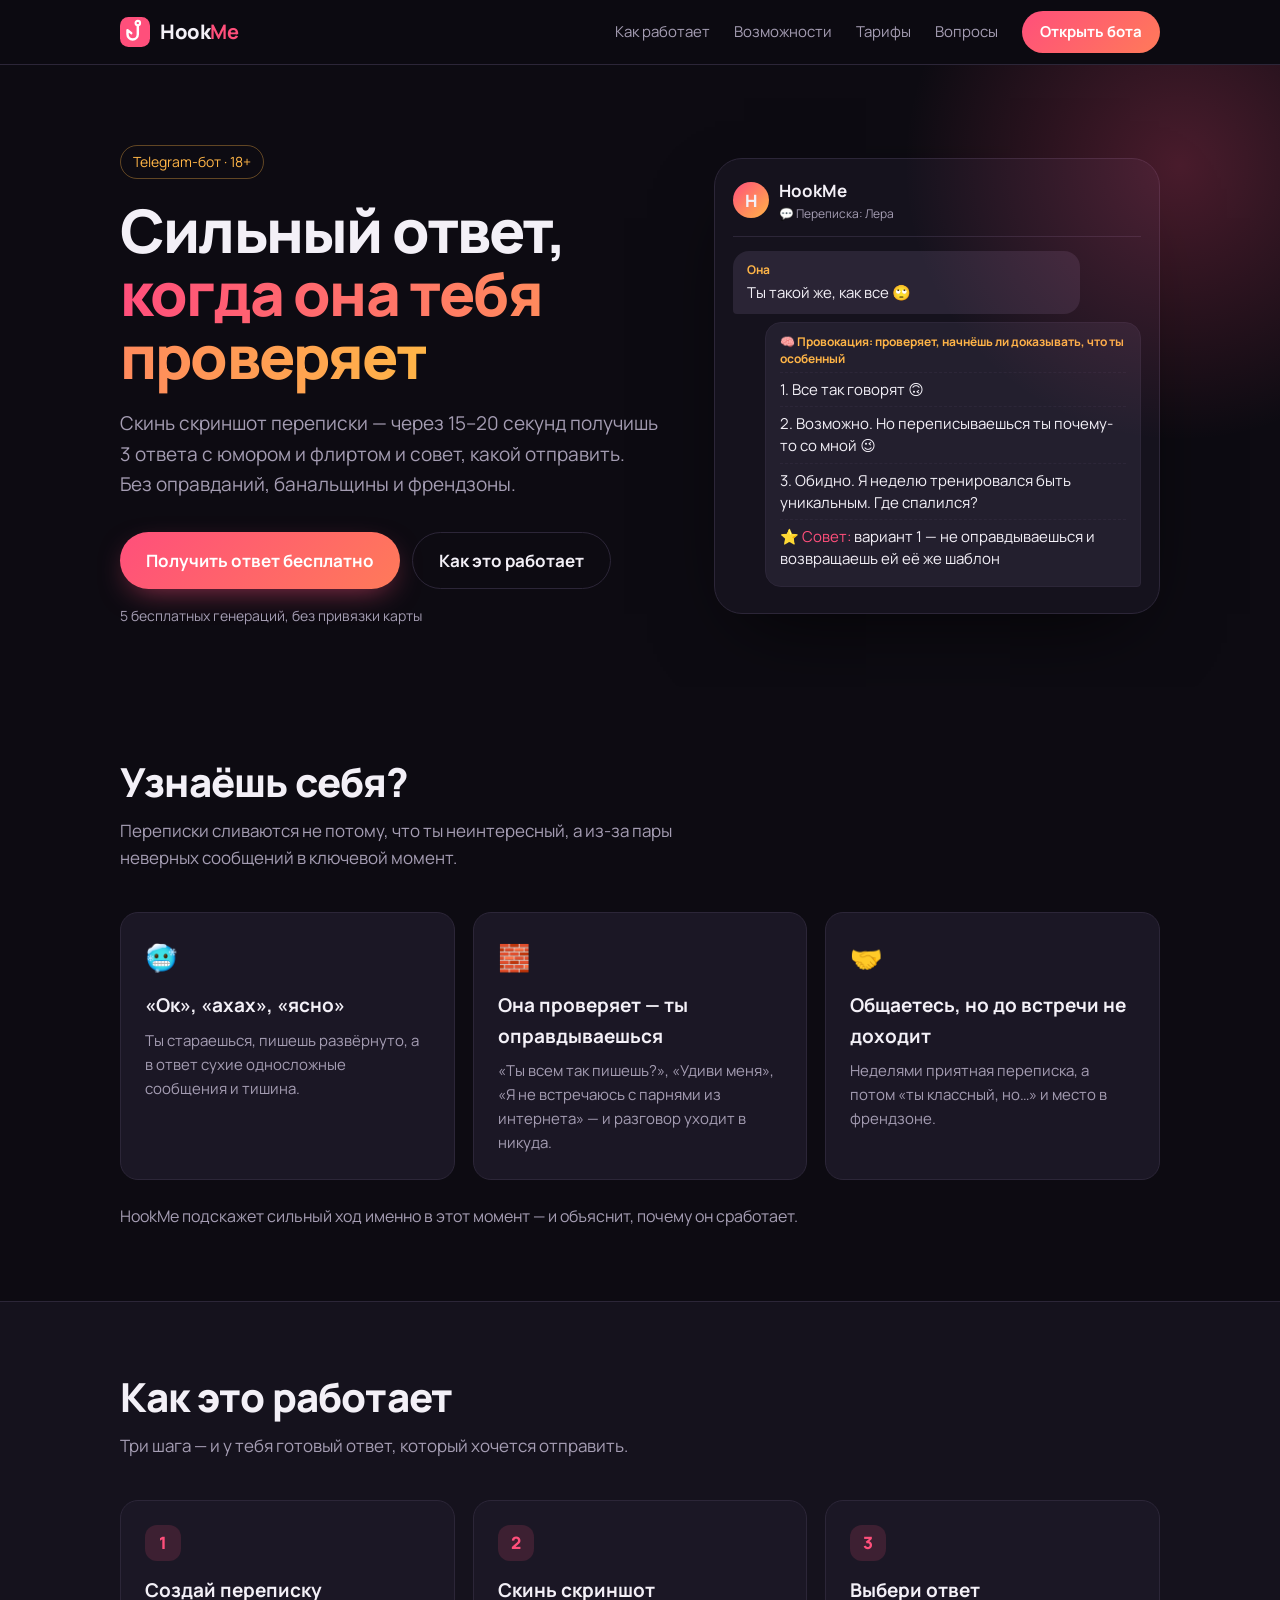
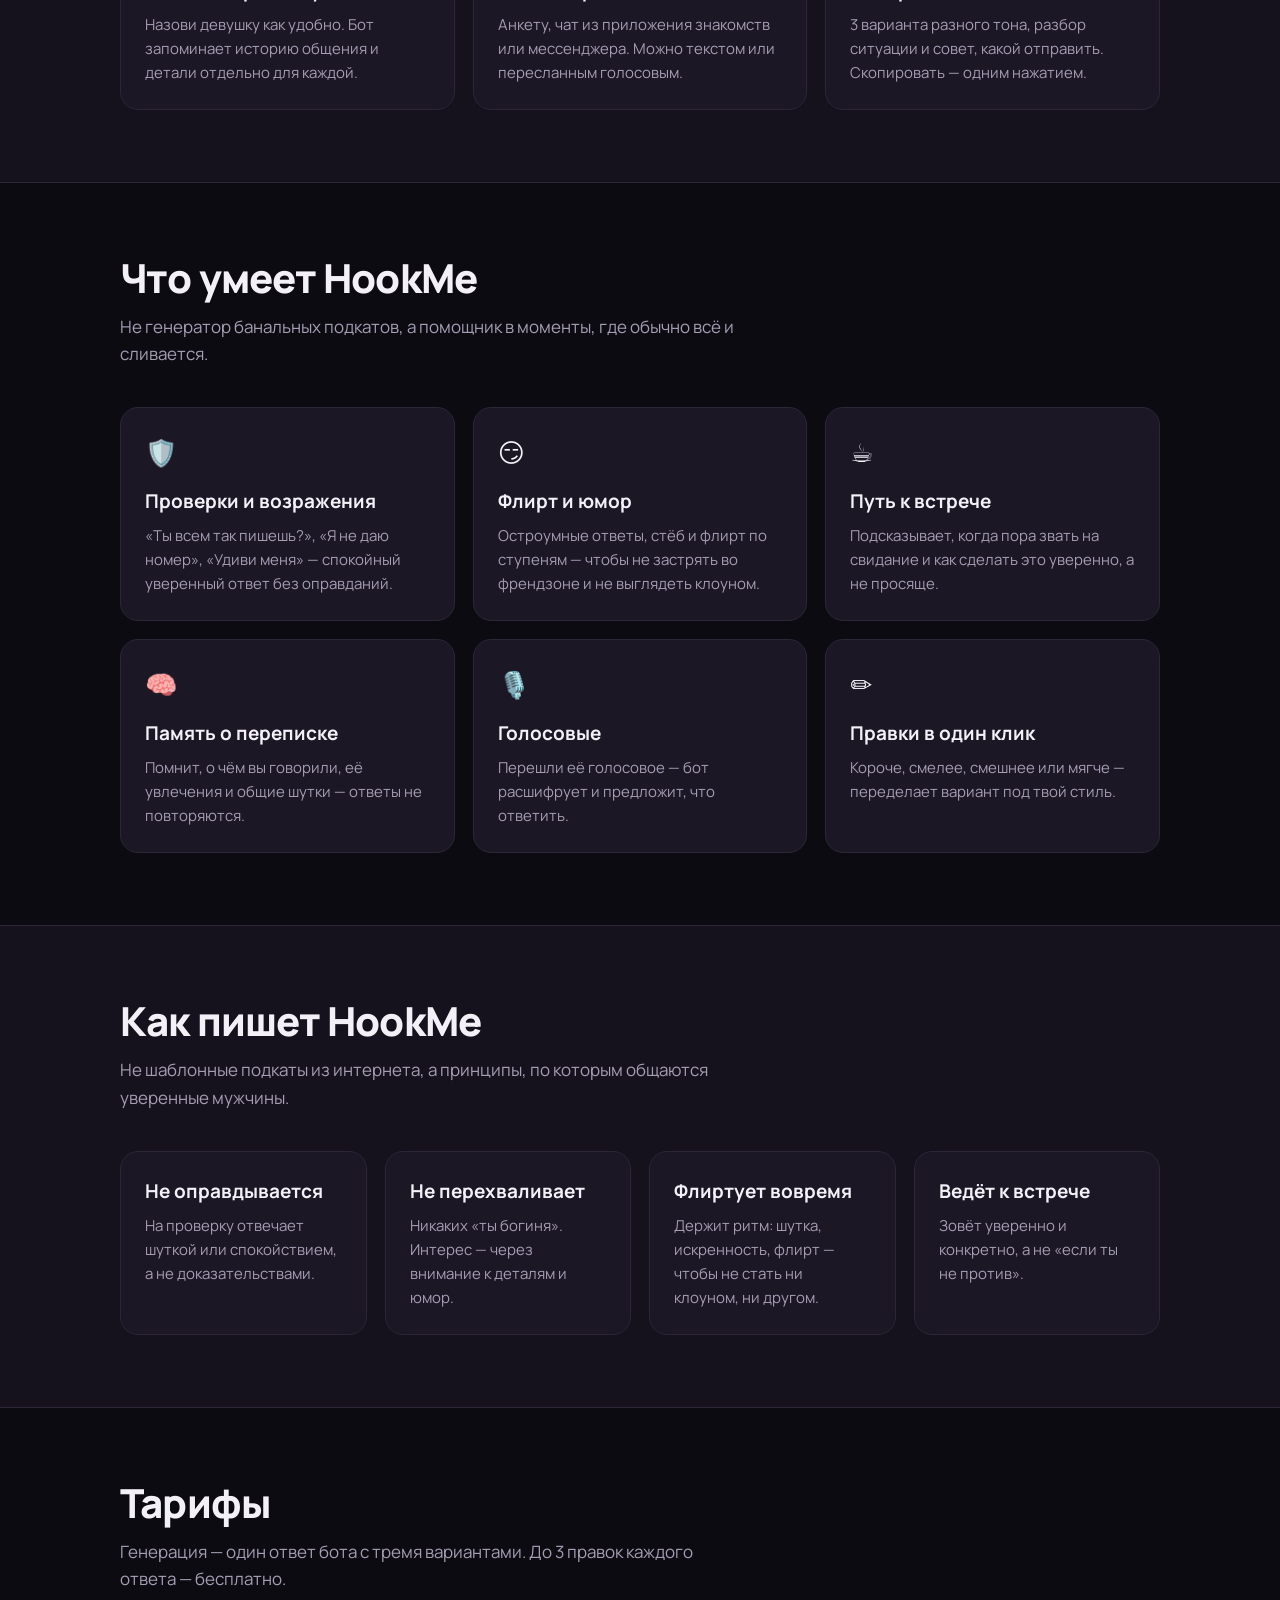
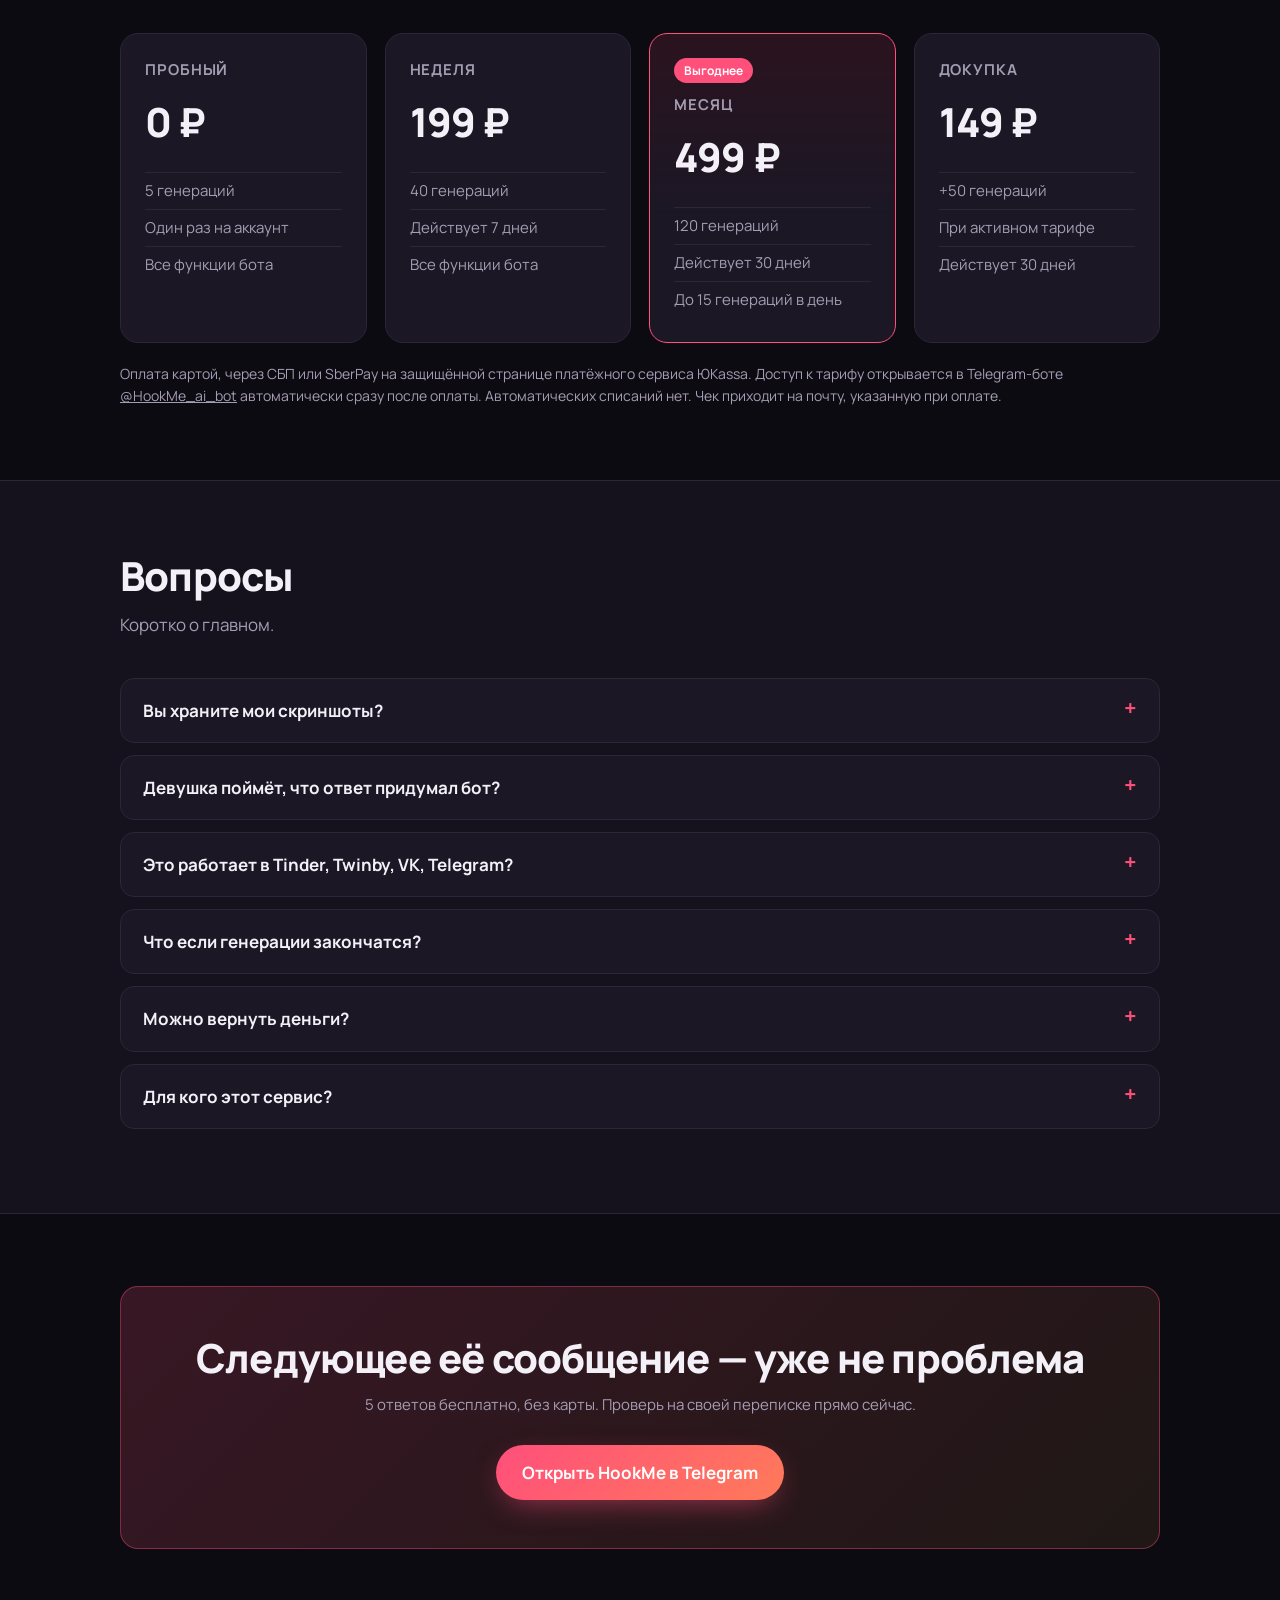
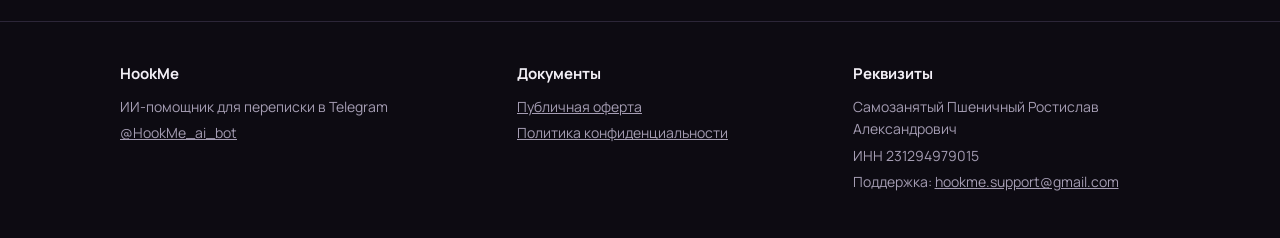
<file: index.html>
<!DOCTYPE html>
<html lang="ru">
<head>
<meta charset="utf-8">
<meta name="viewport" content="width=device-width, initial-scale=1">
<title>HookMe — сильные ответы девушке в переписке</title>
<meta name="description" content="HookMe — Telegram-бот, который подсказывает сильные ответы в переписке: проверки, возражения, флирт и юмор. Скинь скриншот — получи 3 варианта ответа.">
<link rel="preconnect" href="https://fonts.googleapis.com">
<link rel="preconnect" href="https://fonts.gstatic.com" crossorigin>
<link href="https://fonts.googleapis.com/css2?family=Manrope:wght@400;500;700;800&display=swap" rel="stylesheet">
<link rel="stylesheet" href="style.css">
<link rel="icon" href="data:image/svg+xml,%3Csvg%20xmlns%3D%22http%3A//www.w3.org/2000/svg%22%20viewBox%3D%220%200%2032%2032%22%3E%3Crect%20width%3D%2232%22%20height%3D%2232%22%20rx%3D%229%22%20fill%3D%22%23ff4f7b%22/%3E%3Ccircle%20cx%3D%2219%22%20cy%3D%226.5%22%20r%3D%222.4%22%20stroke%3D%22%23fff%22%20stroke-width%3D%222.2%22%20fill%3D%22none%22/%3E%3Cpath%20d%3D%22M19%209v9.5a5.5%205.5%200%200%201-11%200V14l4%203.2%22%20stroke%3D%22%23fff%22%20stroke-width%3D%222.6%22%20fill%3D%22none%22%20stroke-linecap%3D%22round%22%20stroke-linejoin%3D%22round%22/%3E%3C/svg%3E">
</head>
<body>

<header class="top">
  <div class="wrap">
    <a class="logo" href="index.html">
      <svg viewBox="0 0 32 32" aria-hidden="true"><rect width="32" height="32" rx="9" fill="#ff4f7b"/><circle cx="19" cy="6.5" r="2.4" stroke="#fff" stroke-width="2.2" fill="none"/><path d="M19 9v9.5a5.5 5.5 0 0 1-11 0V14l4 3.2" stroke="#fff" stroke-width="2.6" fill="none" stroke-linecap="round" stroke-linejoin="round"/></svg>
      <span>Hook<b>Me</b></span>
    </a>
    <nav class="nav">
      <a href="#how">Как работает</a>
      <a href="#features">Возможности</a>
      <a href="#pricing">Тарифы</a>
      <a href="#faq">Вопросы</a>
      <a class="btn small" href="https://t.me/HookMe_ai_bot">Открыть бота</a>
    </nav>
  </div>
</header>

<main>
  <section class="hero">
    <div class="wrap">
      <div>
        <span class="tag">Telegram-бот · 18+</span>
        <h1>Сильный ответ, <em>когда она тебя проверяет</em></h1>
        <p class="lead">Скинь скриншот переписки — через 15–20 секунд получишь 3 ответа с юмором и флиртом и совет, какой отправить. Без оправданий, банальщины и френдзоны.</p>
        <div class="actions">
          <a class="btn" href="https://t.me/HookMe_ai_bot">Получить ответ бесплатно</a>
          <a class="btn ghost" href="#how">Как это работает</a>
        </div>
        <p class="note">5 бесплатных генераций, без привязки карты</p>
      </div>

      <div class="phone" aria-label="Пример работы бота">
        <div class="head">
          <div class="ava">H</div>
          <div><strong>HookMe</strong><small>💬 Переписка: Лера</small></div>
        </div>
        <div class="msg her"><span class="label">Она</span>Ты такой же, как все 🙄</div>
        <div class="msg bot">
          <span class="label">🧠 Провокация: проверяет, начнёшь ли доказывать, что ты особенный</span>
          <span class="opt">1. Все так говорят 🙃</span>
          <span class="opt">2. Возможно. Но переписываешься ты почему-то со мной 😉</span>
          <span class="opt">3. Обидно. Я неделю тренировался быть уникальным. Где спалился?</span>
          <span class="opt"><span class="star">⭐ Совет:</span> вариант 1 — не оправдываешься и возвращаешь ей её же шаблон</span>
        </div>
      </div>
    </div>
  </section>

  <section id="pain">
    <div class="wrap">
      <h2 class="section-title">Узнаёшь себя?</h2>
      <p class="section-lead">Переписки сливаются не потому, что ты неинтересный, а из-за пары неверных сообщений в ключевой момент.</p>
      <div class="grid c3">
        <div class="card"><div class="icon">🥶</div><h3>«Ок», «ахах», «ясно»</h3><p>Ты стараешься, пишешь развёрнуто, а в ответ сухие односложные сообщения и тишина.</p></div>
        <div class="card"><div class="icon">🧱</div><h3>Она проверяет — ты оправдываешься</h3><p>«Ты всем так пишешь?», «Удиви меня», «Я не встречаюсь с парнями из интернета» — и разговор уходит в никуда.</p></div>
        <div class="card"><div class="icon">🤝</div><h3>Общаетесь, но до встречи не доходит</h3><p>Неделями приятная переписка, а потом «ты классный, но…» и место в френдзоне.</p></div>
      </div>
      <p class="note" style="margin-top:24px;font-size:16px">HookMe подскажет сильный ход именно в этот момент — и объяснит, почему он сработает.</p>
    </div>
  </section>

  <section id="how" class="alt">
    <div class="wrap">
      <h2 class="section-title">Как это работает</h2>
      <p class="section-lead">Три шага — и у тебя готовый ответ, который хочется отправить.</p>
      <div class="grid c3">
        <div class="card"><div class="num">1</div><h3>Создай переписку</h3><p>Назови девушку как удобно. Бот запоминает историю общения и детали отдельно для каждой.</p></div>
        <div class="card"><div class="num">2</div><h3>Скинь скриншот</h3><p>Анкету, чат из приложения знакомств или мессенджера. Можно текстом или пересланным голосовым.</p></div>
        <div class="card"><div class="num">3</div><h3>Выбери ответ</h3><p>3 варианта разного тона, разбор ситуации и совет, какой отправить. Скопировать — одним нажатием.</p></div>
      </div>
    </div>
  </section>

  <section id="features">
    <div class="wrap">
      <h2 class="section-title">Что умеет HookMe</h2>
      <p class="section-lead">Не генератор банальных подкатов, а помощник в моменты, где обычно всё и сливается.</p>
      <div class="grid c3">
        <div class="card"><div class="icon">🛡️</div><h3>Проверки и возражения</h3><p>«Ты всем так пишешь?», «Я не даю номер», «Удиви меня» — спокойный уверенный ответ без оправданий.</p></div>
        <div class="card"><div class="icon">😏</div><h3>Флирт и юмор</h3><p>Остроумные ответы, стёб и флирт по ступеням — чтобы не застрять во френдзоне и не выглядеть клоуном.</p></div>
        <div class="card"><div class="icon">☕</div><h3>Путь к встрече</h3><p>Подсказывает, когда пора звать на свидание и как сделать это уверенно, а не просяще.</p></div>
        <div class="card"><div class="icon">🧠</div><h3>Память о переписке</h3><p>Помнит, о чём вы говорили, её увлечения и общие шутки — ответы не повторяются.</p></div>
        <div class="card"><div class="icon">🎙️</div><h3>Голосовые</h3><p>Перешли её голосовое — бот расшифрует и предложит, что ответить.</p></div>
        <div class="card"><div class="icon">✏️</div><h3>Правки в один клик</h3><p>Короче, смелее, смешнее или мягче — переделает вариант под твой стиль.</p></div>
      </div>
    </div>
  </section>

  <section id="style" class="alt">
    <div class="wrap">
      <h2 class="section-title">Как пишет HookMe</h2>
      <p class="section-lead">Не шаблонные подкаты из интернета, а принципы, по которым общаются уверенные мужчины.</p>
      <div class="grid c4">
        <div class="card"><h3>Не оправдывается</h3><p>На проверку отвечает шуткой или спокойствием, а не доказательствами.</p></div>
        <div class="card"><h3>Не перехваливает</h3><p>Никаких «ты богиня». Интерес — через внимание к деталям и юмор.</p></div>
        <div class="card"><h3>Флиртует вовремя</h3><p>Держит ритм: шутка, искренность, флирт — чтобы не стать ни клоуном, ни другом.</p></div>
        <div class="card"><h3>Ведёт к встрече</h3><p>Зовёт уверенно и конкретно, а не «если ты не против».</p></div>
      </div>
    </div>
  </section>

  <section id="pricing">
    <div class="wrap">
      <h2 class="section-title">Тарифы</h2>
      <p class="section-lead">Генерация — один ответ бота с тремя вариантами. До 3 правок каждого ответа — бесплатно.</p>
      <div class="grid c4">
        <div class="card price">
          <div class="name">Пробный</div>
          <div class="amount">0 ₽</div>
          <ul><li>5 генераций</li><li>Один раз на аккаунт</li><li>Все функции бота</li></ul>
        </div>
        <div class="card price">
          <div class="name">Неделя</div>
          <div class="amount">199 ₽</div>
          <ul><li>40 генераций</li><li>Действует 7 дней</li><li>Все функции бота</li></ul>
        </div>
        <div class="card price hot">
          <span class="badge">Выгоднее</span>
          <div class="name">Месяц</div>
          <div class="amount">499 ₽</div>
          <ul><li>120 генераций</li><li>Действует 30 дней</li><li>До 15 генераций в день</li></ul>
        </div>
        <div class="card price">
          <div class="name">Докупка</div>
          <div class="amount">149 ₽</div>
          <ul><li>+50 генераций</li><li>При активном тарифе</li><li>Действует 30 дней</li></ul>
        </div>
      </div>
      <p class="note" style="margin-top:20px">Оплата картой, через СБП или SberPay на защищённой странице платёжного сервиса ЮKassa. Доступ к тарифу открывается в Telegram-боте <a href="https://t.me/HookMe_ai_bot">@HookMe_ai_bot</a> автоматически сразу после оплаты. Автоматических списаний нет. Чек приходит на почту, указанную при оплате.</p>
    </div>
  </section>

  <section id="faq" class="alt">
    <div class="wrap">
      <h2 class="section-title">Вопросы</h2>
      <p class="section-lead">Коротко о главном.</p>
      <details><summary>Вы храните мои скриншоты?</summary><p>Нет. Скриншоты и голосовые обрабатываются и сразу удаляются. Для памяти о переписке сохраняется только текст сообщений и короткие заметки о собеседнице. Любую переписку можно удалить в боте, а все свои данные — командой /delete_me.</p></details>
      <details><summary>Девушка поймёт, что ответ придумал бот?</summary><p>Ответы пишутся как живые сообщения в мессенджере: коротко, с разговорными словами и без шаблонов. Ты всегда можешь отредактировать вариант перед отправкой.</p></details>
      <details><summary>Это работает в Tinder, Twinby, VK, Telegram?</summary><p>Да. Боту не важно, откуда скриншот: приложение знакомств, соцсеть или мессенджер.</p></details>
      <details><summary>Что если генерации закончатся?</summary><p>Можно купить тариф или докупить пакет из 50 генераций. На месячном тарифе действует лимит 15 генераций в сутки, он обновляется каждый день.</p></details>
      <details><summary>Можно вернуть деньги?</summary><p>Да, по условиям <a href="offer.html#refund">оферты</a>: напиши на почту поддержки, и мы вернём деньги за неиспользованную часть тарифа.</p></details>
      <details><summary>Для кого этот сервис?</summary><p>Только для пользователей старше 18 лет. Бот помогает общаться уверенно и с уважением, а не манипулировать.</p></details>
    </div>
  </section>

  <section class="cta">
    <div class="wrap">
      <div class="card">
        <h2 class="section-title">Следующее её сообщение — уже не проблема</h2>
        <p class="section-lead" style="margin:0 auto 28px">5 ответов бесплатно, без карты. Проверь на своей переписке прямо сейчас.</p>
        <a class="btn" href="https://t.me/HookMe_ai_bot">Открыть HookMe в Telegram</a>
      </div>
    </div>
  </section>
</main>

<footer>
  <div class="wrap">
    <div>
      <h4>HookMe</h4>
      <p>ИИ-помощник для переписки в Telegram</p>
      <p><a href="https://t.me/HookMe_ai_bot">@HookMe_ai_bot</a></p>
    </div>
    <div>
      <h4>Документы</h4>
      <p><a href="offer.html">Публичная оферта</a></p>
      <p><a href="privacy.html">Политика конфиденциальности</a></p>
    </div>
    <div>
      <h4>Реквизиты</h4>
      <p>Самозанятый Пшеничный Ростислав Александрович</p>
      <p>ИНН 231294979015</p>
      <p>Поддержка: <a href="mailto:hookme.support@gmail.com">hookme.support@gmail.com</a></p>
    </div>
  </div>
</footer>
</body>
</html>
</file>
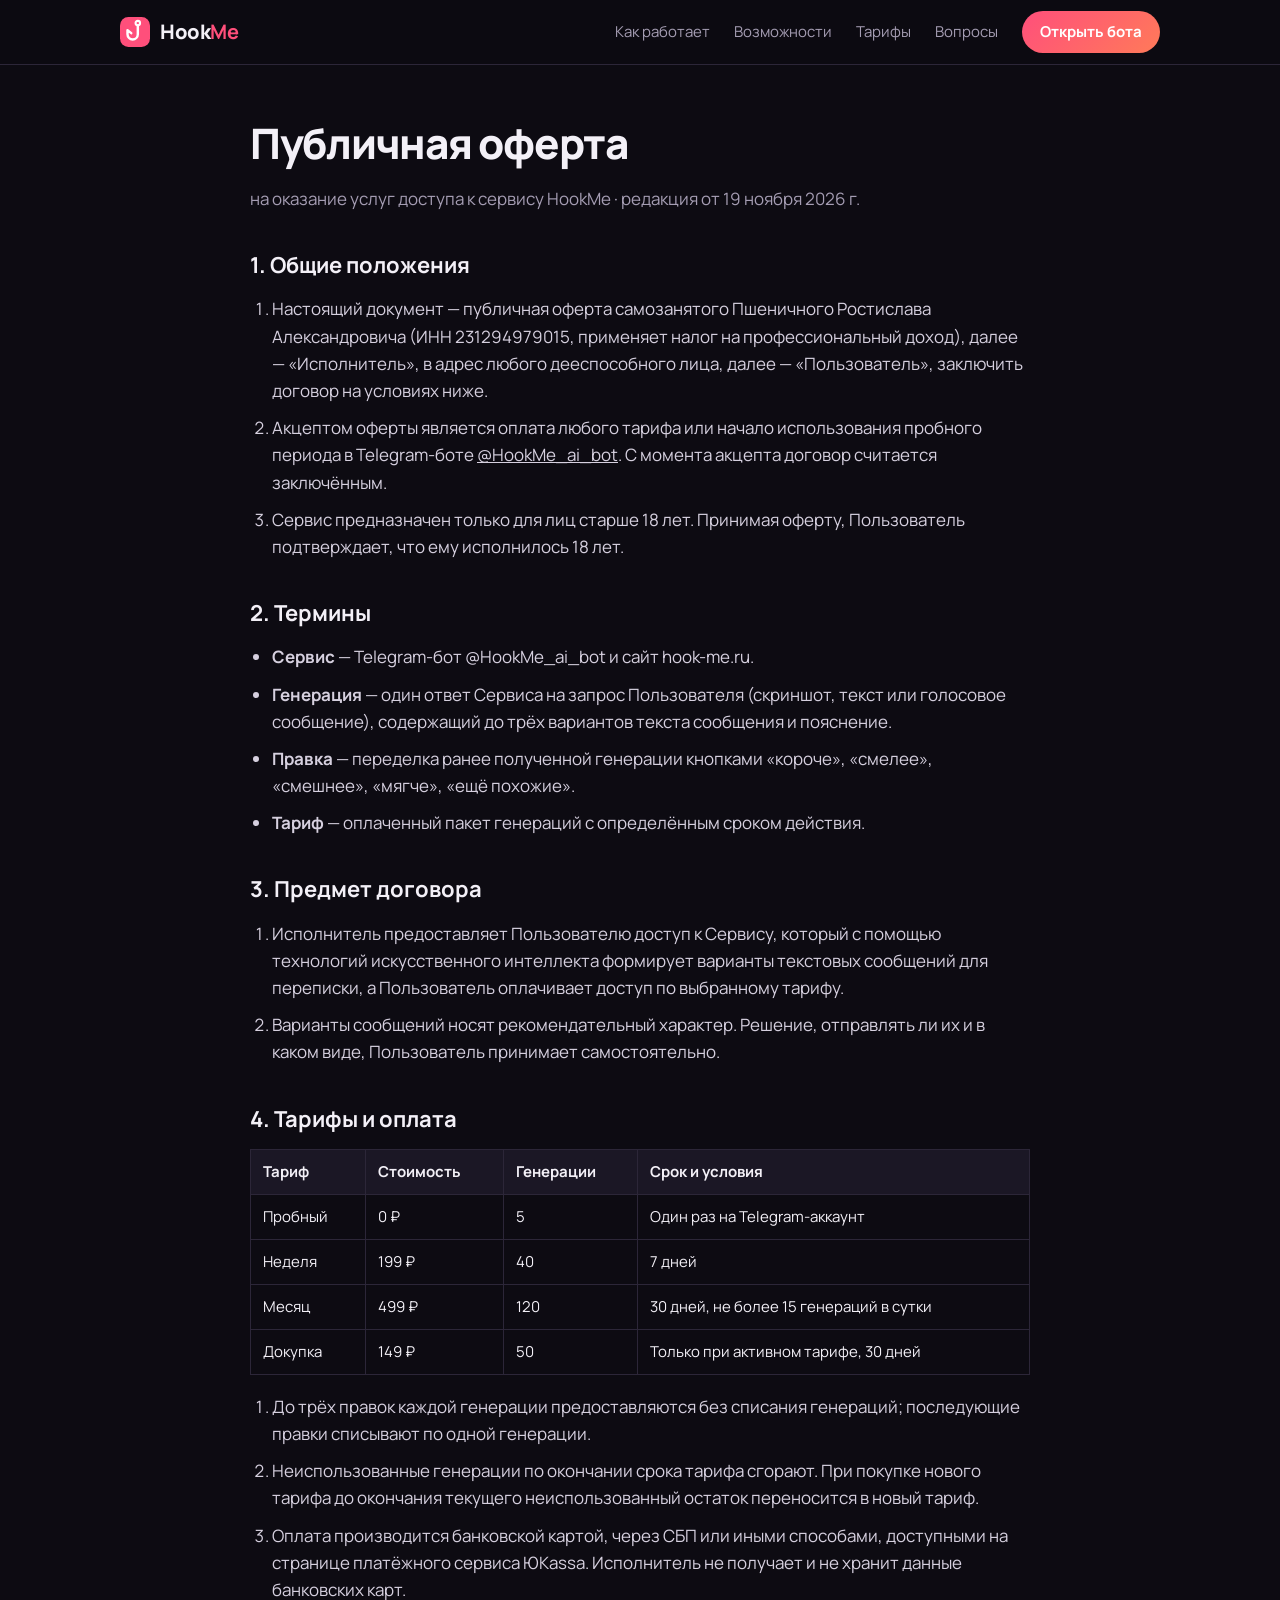
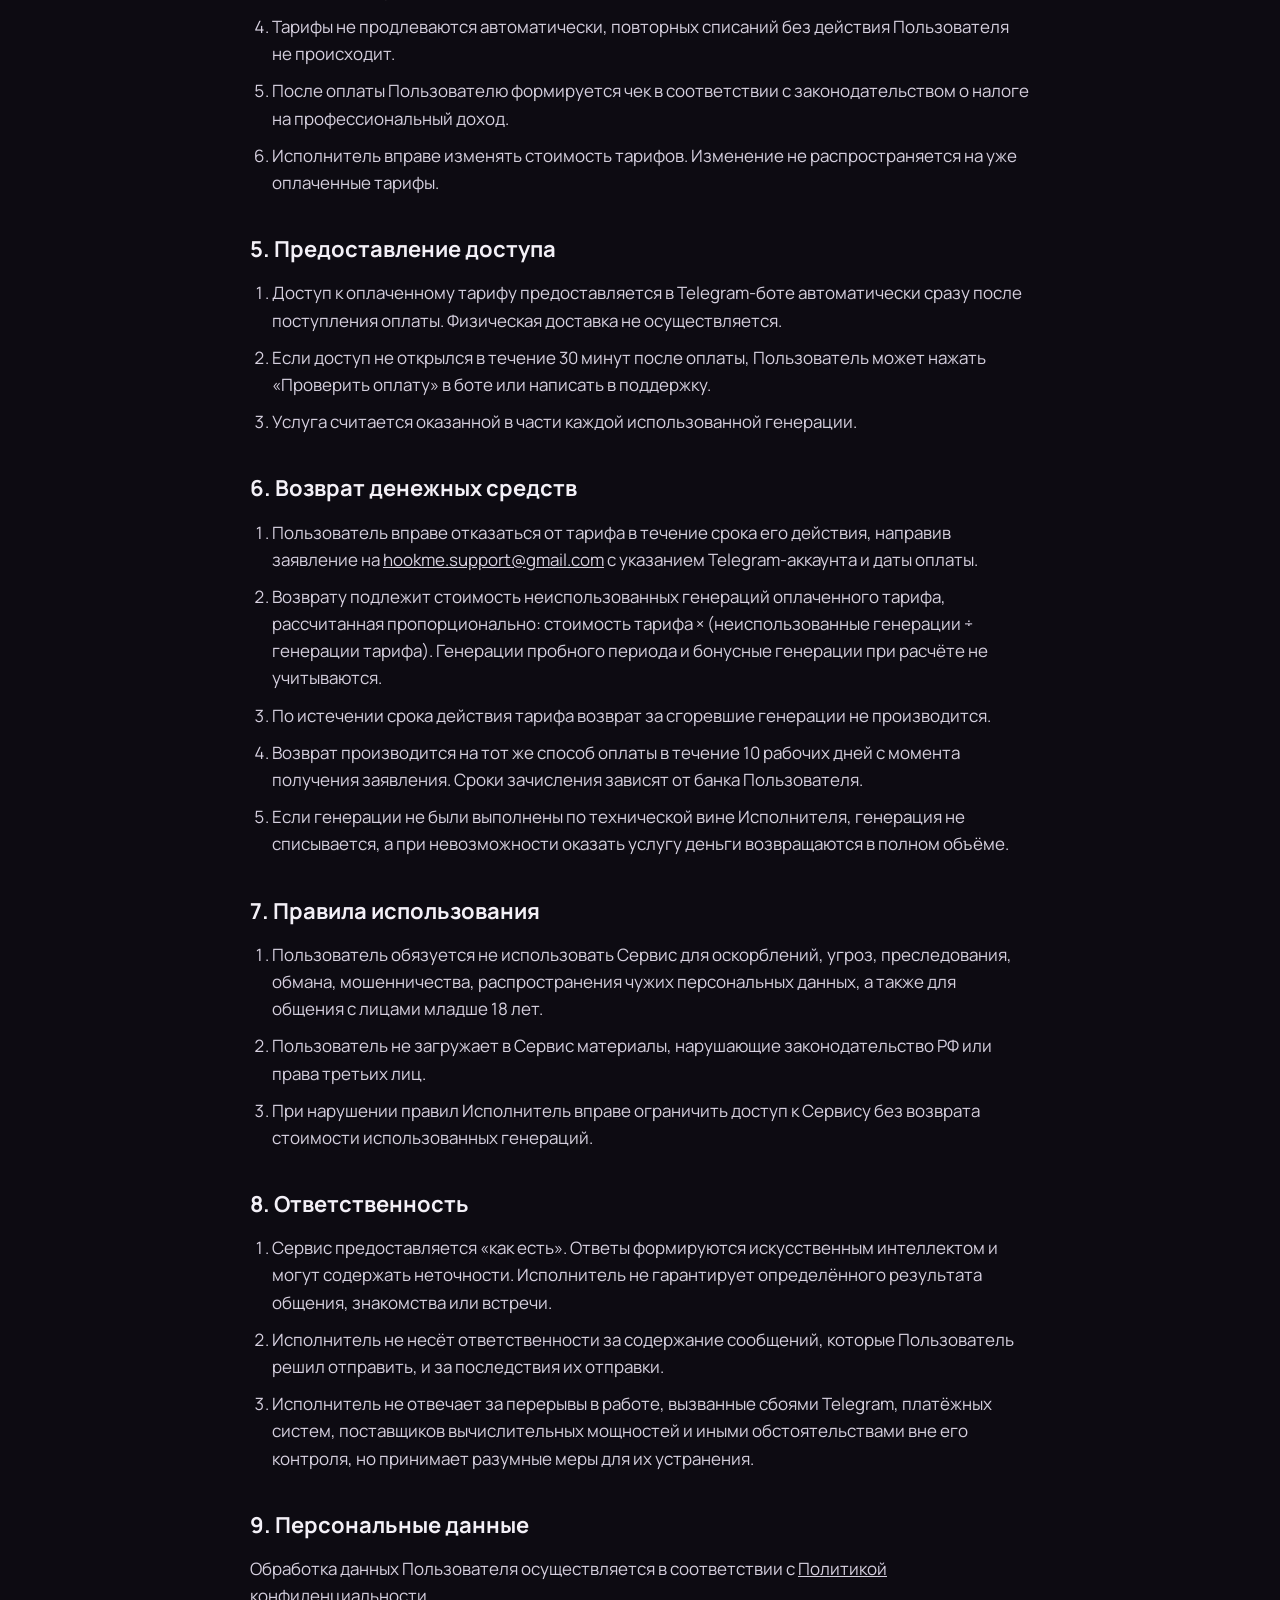
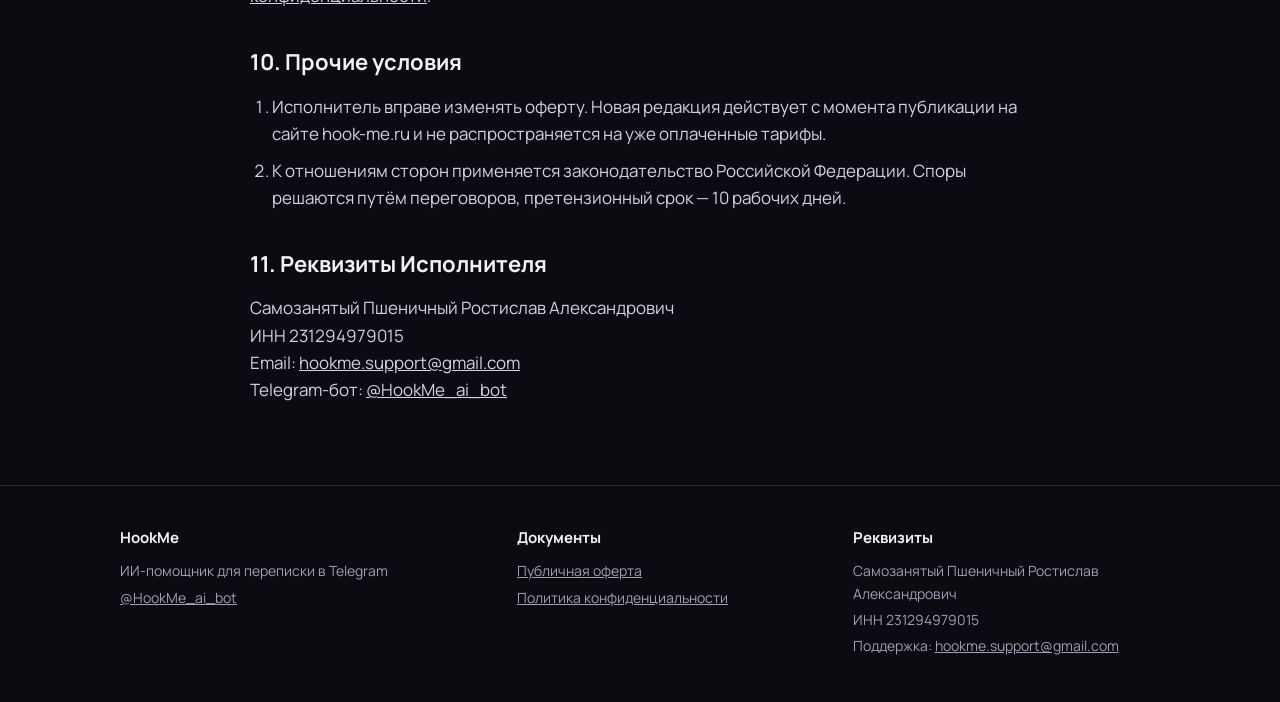
<file: offer.html>
<!DOCTYPE html>
<html lang="ru">
<head>
<meta charset="utf-8">
<meta name="viewport" content="width=device-width, initial-scale=1">
<title>Публичная оферта — HookMe</title>
<meta name="description" content="Публичная оферта на оказание услуг доступа к сервису HookMe.">
<link rel="preconnect" href="https://fonts.googleapis.com">
<link rel="preconnect" href="https://fonts.gstatic.com" crossorigin>
<link href="https://fonts.googleapis.com/css2?family=Manrope:wght@400;500;700;800&display=swap" rel="stylesheet">
<link rel="stylesheet" href="style.css">
<link rel="icon" href="data:image/svg+xml,%3Csvg%20xmlns%3D%22http%3A//www.w3.org/2000/svg%22%20viewBox%3D%220%200%2032%2032%22%3E%3Crect%20width%3D%2232%22%20height%3D%2232%22%20rx%3D%229%22%20fill%3D%22%23ff4f7b%22/%3E%3Ccircle%20cx%3D%2219%22%20cy%3D%226.5%22%20r%3D%222.4%22%20stroke%3D%22%23fff%22%20stroke-width%3D%222.2%22%20fill%3D%22none%22/%3E%3Cpath%20d%3D%22M19%209v9.5a5.5%205.5%200%200%201-11%200V14l4%203.2%22%20stroke%3D%22%23fff%22%20stroke-width%3D%222.6%22%20fill%3D%22none%22%20stroke-linecap%3D%22round%22%20stroke-linejoin%3D%22round%22/%3E%3C/svg%3E">
</head>
<body>

<header class="top">
  <div class="wrap">
    <a class="logo" href="index.html">
      <svg viewBox="0 0 32 32" aria-hidden="true"><rect width="32" height="32" rx="9" fill="#ff4f7b"/><circle cx="19" cy="6.5" r="2.4" stroke="#fff" stroke-width="2.2" fill="none"/><path d="M19 9v9.5a5.5 5.5 0 0 1-11 0V14l4 3.2" stroke="#fff" stroke-width="2.6" fill="none" stroke-linecap="round" stroke-linejoin="round"/></svg>
      <span>Hook<b>Me</b></span>
    </a>
    <nav class="nav">
      <a href="index.html#how">Как работает</a>
      <a href="index.html#features">Возможности</a>
      <a href="index.html#pricing">Тарифы</a>
      <a href="index.html#faq">Вопросы</a>
      <a class="btn small" href="https://t.me/HookMe_ai_bot">Открыть бота</a>
    </nav>
  </div>
</header>

<main class="doc"><div class="wrap">
<h1>Публичная оферта</h1>
<p class="meta">на оказание услуг доступа к сервису HookMe · редакция от 19 ноября 2026 г.</p>

<h2>1. Общие положения</h2>
<ol>
<li>Настоящий документ — публичная оферта самозанятого Пшеничного Ростислава Александровича (ИНН 231294979015, применяет налог на профессиональный доход), далее — «Исполнитель», в адрес любого дееспособного лица, далее — «Пользователь», заключить договор на условиях ниже.</li>
<li>Акцептом оферты является оплата любого тарифа или начало использования пробного периода в Telegram-боте <a href="https://t.me/HookMe_ai_bot">@HookMe_ai_bot</a>. С момента акцепта договор считается заключённым.</li>
<li>Сервис предназначен только для лиц старше 18 лет. Принимая оферту, Пользователь подтверждает, что ему исполнилось 18 лет.</li>
</ol>

<h2>2. Термины</h2>
<ul>
<li><b>Сервис</b> — Telegram-бот @HookMe_ai_bot и сайт hook-me.ru.</li>
<li><b>Генерация</b> — один ответ Сервиса на запрос Пользователя (скриншот, текст или голосовое сообщение), содержащий до трёх вариантов текста сообщения и пояснение.</li>
<li><b>Правка</b> — переделка ранее полученной генерации кнопками «короче», «смелее», «смешнее», «мягче», «ещё похожие».</li>
<li><b>Тариф</b> — оплаченный пакет генераций с определённым сроком действия.</li>
</ul>

<h2>3. Предмет договора</h2>
<ol>
<li>Исполнитель предоставляет Пользователю доступ к Сервису, который с помощью технологий искусственного интеллекта формирует варианты текстовых сообщений для переписки, а Пользователь оплачивает доступ по выбранному тарифу.</li>
<li>Варианты сообщений носят рекомендательный характер. Решение, отправлять ли их и в каком виде, Пользователь принимает самостоятельно.</li>
</ol>

<h2>4. Тарифы и оплата</h2>
<table>
<tr><th>Тариф</th><th>Стоимость</th><th>Генерации</th><th>Срок и условия</th></tr>
<tr><td>Пробный</td><td>0 ₽</td><td>5</td><td>Один раз на Telegram-аккаунт</td></tr>
<tr><td>Неделя</td><td>199 ₽</td><td>40</td><td>7 дней</td></tr>
<tr><td>Месяц</td><td>499 ₽</td><td>120</td><td>30 дней, не более 15 генераций в сутки</td></tr>
<tr><td>Докупка</td><td>149 ₽</td><td>50</td><td>Только при активном тарифе, 30 дней</td></tr>
</table>
<ol>
<li>До трёх правок каждой генерации предоставляются без списания генераций; последующие правки списывают по одной генерации.</li>
<li>Неиспользованные генерации по окончании срока тарифа сгорают. При покупке нового тарифа до окончания текущего неиспользованный остаток переносится в новый тариф.</li>
<li>Оплата производится банковской картой, через СБП или иными способами, доступными на странице платёжного сервиса ЮKassa. Исполнитель не получает и не хранит данные банковских карт.</li>
<li>Тарифы не продлеваются автоматически, повторных списаний без действия Пользователя не происходит.</li>
<li>После оплаты Пользователю формируется чек в соответствии с законодательством о налоге на профессиональный доход.</li>
<li>Исполнитель вправе изменять стоимость тарифов. Изменение не распространяется на уже оплаченные тарифы.</li>
</ol>

<h2>5. Предоставление доступа</h2>
<ol>
<li>Доступ к оплаченному тарифу предоставляется в Telegram-боте автоматически сразу после поступления оплаты. Физическая доставка не осуществляется.</li>
<li>Если доступ не открылся в течение 30 минут после оплаты, Пользователь может нажать «Проверить оплату» в боте или написать в поддержку.</li>
<li>Услуга считается оказанной в части каждой использованной генерации.</li>
</ol>

<h2 id="refund">6. Возврат денежных средств</h2>
<ol>
<li>Пользователь вправе отказаться от тарифа в течение срока его действия, направив заявление на <a href="mailto:hookme.support@gmail.com">hookme.support@gmail.com</a> с указанием Telegram-аккаунта и даты оплаты.</li>
<li>Возврату подлежит стоимость неиспользованных генераций оплаченного тарифа, рассчитанная пропорционально: стоимость тарифа × (неиспользованные генерации ÷ генерации тарифа). Генерации пробного периода и бонусные генерации при расчёте не учитываются.</li>
<li>По истечении срока действия тарифа возврат за сгоревшие генерации не производится.</li>
<li>Возврат производится на тот же способ оплаты в течение 10 рабочих дней с момента получения заявления. Сроки зачисления зависят от банка Пользователя.</li>
<li>Если генерации не были выполнены по технической вине Исполнителя, генерация не списывается, а при невозможности оказать услугу деньги возвращаются в полном объёме.</li>
</ol>

<h2>7. Правила использования</h2>
<ol>
<li>Пользователь обязуется не использовать Сервис для оскорблений, угроз, преследования, обмана, мошенничества, распространения чужих персональных данных, а также для общения с лицами младше 18 лет.</li>
<li>Пользователь не загружает в Сервис материалы, нарушающие законодательство РФ или права третьих лиц.</li>
<li>При нарушении правил Исполнитель вправе ограничить доступ к Сервису без возврата стоимости использованных генераций.</li>
</ol>

<h2>8. Ответственность</h2>
<ol>
<li>Сервис предоставляется «как есть». Ответы формируются искусственным интеллектом и могут содержать неточности. Исполнитель не гарантирует определённого результата общения, знакомства или встречи.</li>
<li>Исполнитель не несёт ответственности за содержание сообщений, которые Пользователь решил отправить, и за последствия их отправки.</li>
<li>Исполнитель не отвечает за перерывы в работе, вызванные сбоями Telegram, платёжных систем, поставщиков вычислительных мощностей и иными обстоятельствами вне его контроля, но принимает разумные меры для их устранения.</li>
</ol>

<h2>9. Персональные данные</h2>
<p>Обработка данных Пользователя осуществляется в соответствии с <a href="privacy.html">Политикой конфиденциальности</a>.</p>

<h2>10. Прочие условия</h2>
<ol>
<li>Исполнитель вправе изменять оферту. Новая редакция действует с момента публикации на сайте hook-me.ru и не распространяется на уже оплаченные тарифы.</li>
<li>К отношениям сторон применяется законодательство Российской Федерации. Споры решаются путём переговоров, претензионный срок — 10 рабочих дней.</li>
</ol>

<h2>11. Реквизиты Исполнителя</h2>
<p>Самозанятый Пшеничный Ростислав Александрович<br>
ИНН 231294979015<br>
Email: <a href="mailto:hookme.support@gmail.com">hookme.support@gmail.com</a><br>
Telegram-бот: <a href="https://t.me/HookMe_ai_bot">@HookMe_ai_bot</a></p>
</div></main>

<footer>
  <div class="wrap">
    <div>
      <h4>HookMe</h4>
      <p>ИИ-помощник для переписки в Telegram</p>
      <p><a href="https://t.me/HookMe_ai_bot">@HookMe_ai_bot</a></p>
    </div>
    <div>
      <h4>Документы</h4>
      <p><a href="offer.html">Публичная оферта</a></p>
      <p><a href="privacy.html">Политика конфиденциальности</a></p>
    </div>
    <div>
      <h4>Реквизиты</h4>
      <p>Самозанятый Пшеничный Ростислав Александрович</p>
      <p>ИНН 231294979015</p>
      <p>Поддержка: <a href="mailto:hookme.support@gmail.com">hookme.support@gmail.com</a></p>
    </div>
  </div>
</footer>
</body>
</html>
</file>
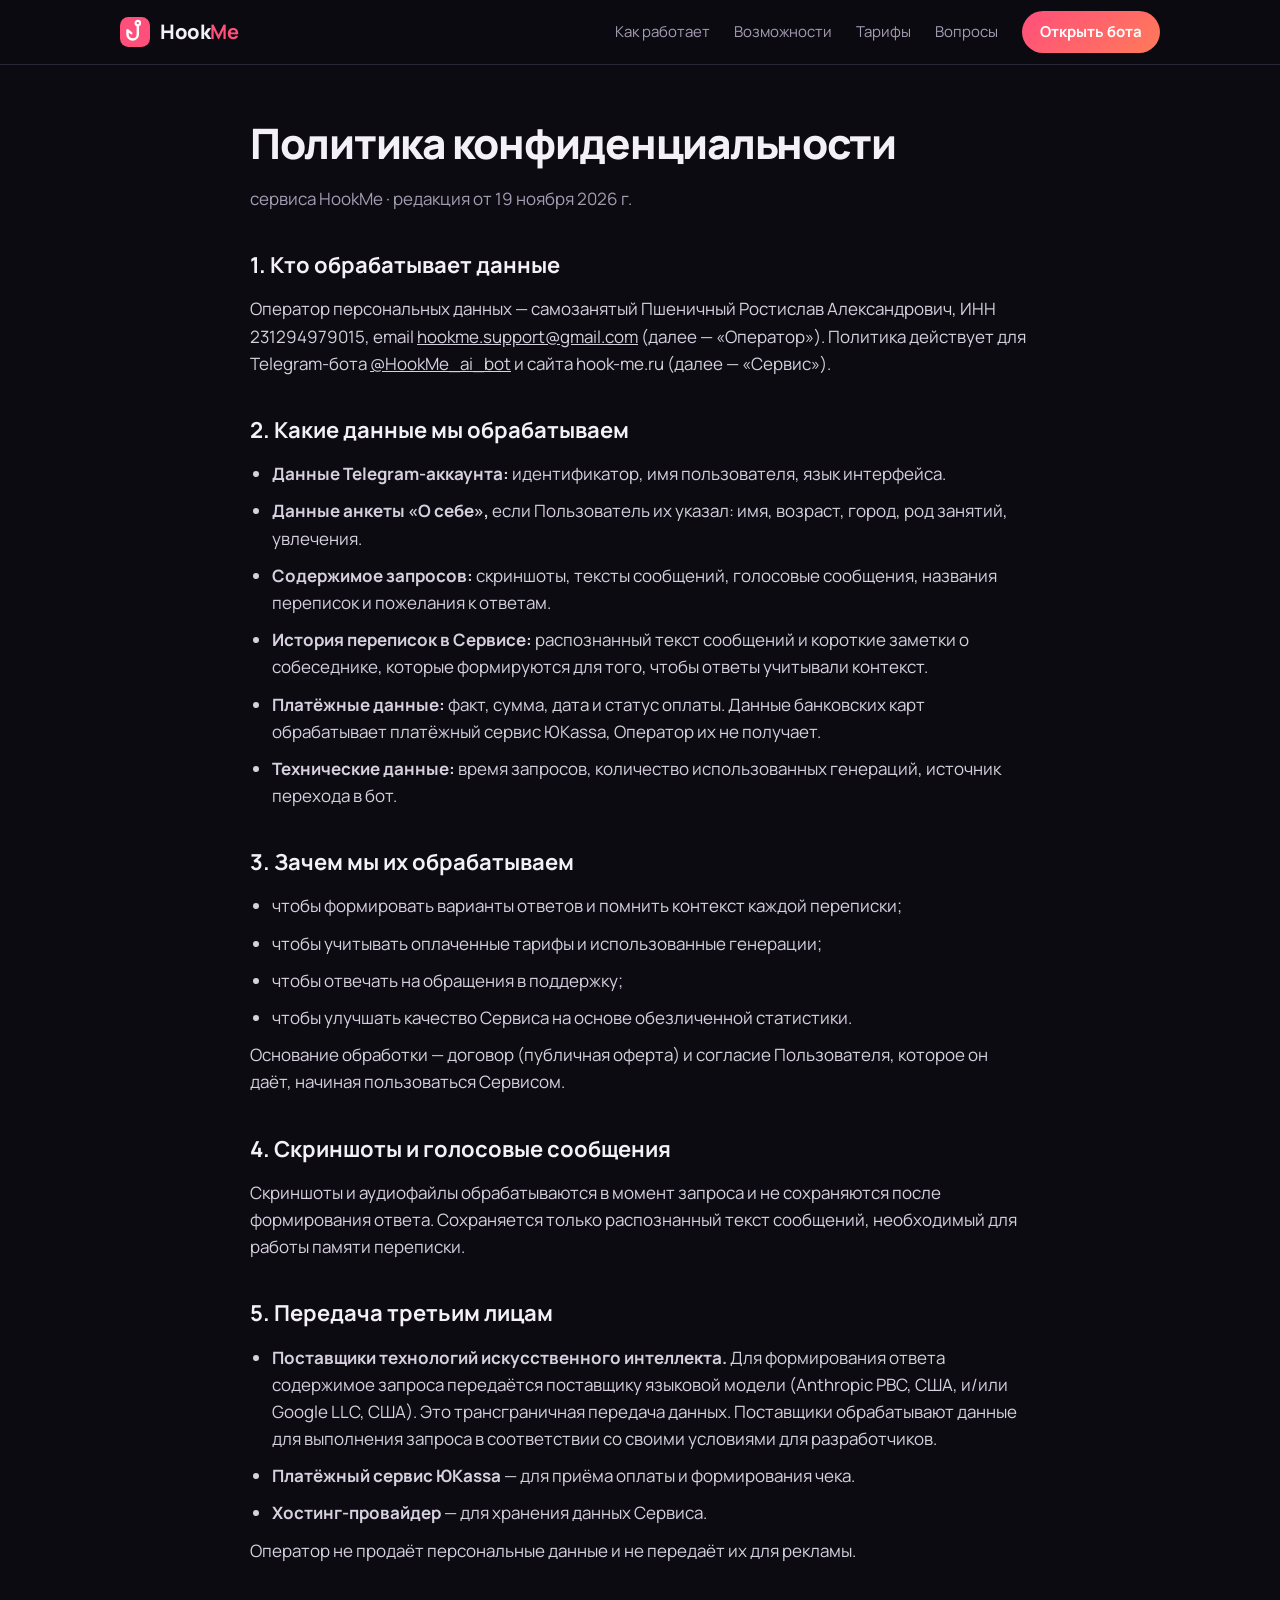
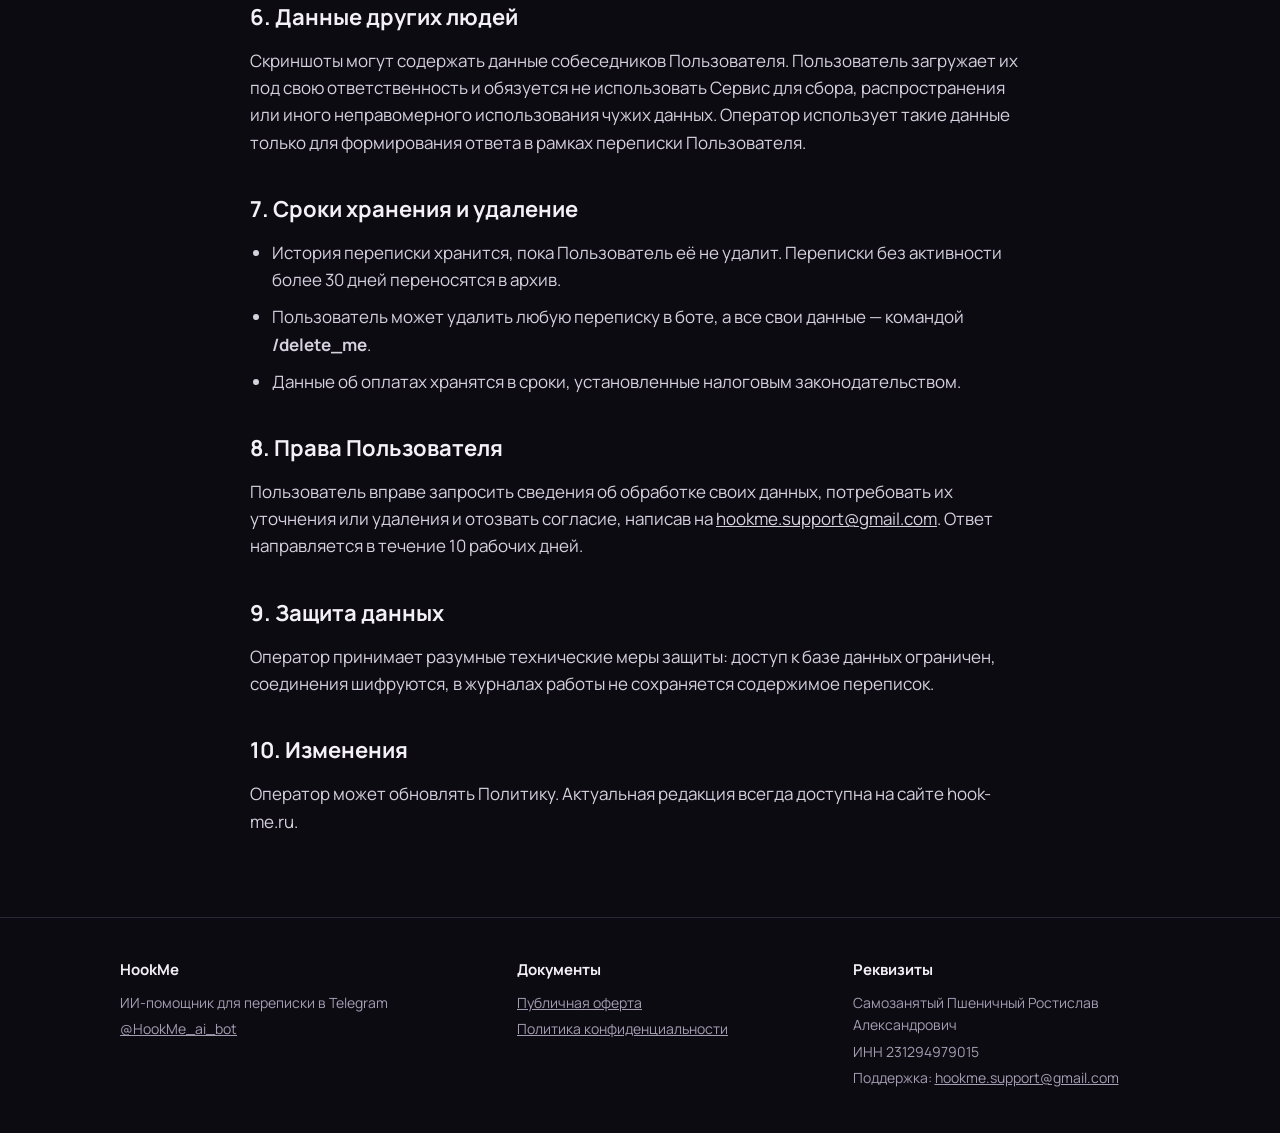
<file: privacy.html>
<!DOCTYPE html>
<html lang="ru">
<head>
<meta charset="utf-8">
<meta name="viewport" content="width=device-width, initial-scale=1">
<title>Политика конфиденциальности — HookMe</title>
<meta name="description" content="Политика конфиденциальности сервиса HookMe.">
<link rel="preconnect" href="https://fonts.googleapis.com">
<link rel="preconnect" href="https://fonts.gstatic.com" crossorigin>
<link href="https://fonts.googleapis.com/css2?family=Manrope:wght@400;500;700;800&display=swap" rel="stylesheet">
<link rel="stylesheet" href="style.css">
<link rel="icon" href="data:image/svg+xml,%3Csvg%20xmlns%3D%22http%3A//www.w3.org/2000/svg%22%20viewBox%3D%220%200%2032%2032%22%3E%3Crect%20width%3D%2232%22%20height%3D%2232%22%20rx%3D%229%22%20fill%3D%22%23ff4f7b%22/%3E%3Ccircle%20cx%3D%2219%22%20cy%3D%226.5%22%20r%3D%222.4%22%20stroke%3D%22%23fff%22%20stroke-width%3D%222.2%22%20fill%3D%22none%22/%3E%3Cpath%20d%3D%22M19%209v9.5a5.5%205.5%200%200%201-11%200V14l4%203.2%22%20stroke%3D%22%23fff%22%20stroke-width%3D%222.6%22%20fill%3D%22none%22%20stroke-linecap%3D%22round%22%20stroke-linejoin%3D%22round%22/%3E%3C/svg%3E">
</head>
<body>

<header class="top">
  <div class="wrap">
    <a class="logo" href="index.html">
      <svg viewBox="0 0 32 32" aria-hidden="true"><rect width="32" height="32" rx="9" fill="#ff4f7b"/><circle cx="19" cy="6.5" r="2.4" stroke="#fff" stroke-width="2.2" fill="none"/><path d="M19 9v9.5a5.5 5.5 0 0 1-11 0V14l4 3.2" stroke="#fff" stroke-width="2.6" fill="none" stroke-linecap="round" stroke-linejoin="round"/></svg>
      <span>Hook<b>Me</b></span>
    </a>
    <nav class="nav">
      <a href="index.html#how">Как работает</a>
      <a href="index.html#features">Возможности</a>
      <a href="index.html#pricing">Тарифы</a>
      <a href="index.html#faq">Вопросы</a>
      <a class="btn small" href="https://t.me/HookMe_ai_bot">Открыть бота</a>
    </nav>
  </div>
</header>

<main class="doc"><div class="wrap">
<h1>Политика конфиденциальности</h1>
<p class="meta">сервиса HookMe · редакция от 19 ноября 2026 г.</p>

<h2>1. Кто обрабатывает данные</h2>
<p>Оператор персональных данных — самозанятый Пшеничный Ростислав Александрович, ИНН 231294979015, email <a href="mailto:hookme.support@gmail.com">hookme.support@gmail.com</a> (далее — «Оператор»). Политика действует для Telegram-бота <a href="https://t.me/HookMe_ai_bot">@HookMe_ai_bot</a> и сайта hook-me.ru (далее — «Сервис»).</p>

<h2>2. Какие данные мы обрабатываем</h2>
<ul>
<li><b>Данные Telegram-аккаунта:</b> идентификатор, имя пользователя, язык интерфейса.</li>
<li><b>Данные анкеты «О себе»,</b> если Пользователь их указал: имя, возраст, город, род занятий, увлечения.</li>
<li><b>Содержимое запросов:</b> скриншоты, тексты сообщений, голосовые сообщения, названия переписок и пожелания к ответам.</li>
<li><b>История переписок в Сервисе:</b> распознанный текст сообщений и короткие заметки о собеседнике, которые формируются для того, чтобы ответы учитывали контекст.</li>
<li><b>Платёжные данные:</b> факт, сумма, дата и статус оплаты. Данные банковских карт обрабатывает платёжный сервис ЮKassa, Оператор их не получает.</li>
<li><b>Технические данные:</b> время запросов, количество использованных генераций, источник перехода в бот.</li>
</ul>

<h2>3. Зачем мы их обрабатываем</h2>
<ul>
<li>чтобы формировать варианты ответов и помнить контекст каждой переписки;</li>
<li>чтобы учитывать оплаченные тарифы и использованные генерации;</li>
<li>чтобы отвечать на обращения в поддержку;</li>
<li>чтобы улучшать качество Сервиса на основе обезличенной статистики.</li>
</ul>
<p>Основание обработки — договор (публичная оферта) и согласие Пользователя, которое он даёт, начиная пользоваться Сервисом.</p>

<h2>4. Скриншоты и голосовые сообщения</h2>
<p>Скриншоты и аудиофайлы обрабатываются в момент запроса и не сохраняются после формирования ответа. Сохраняется только распознанный текст сообщений, необходимый для работы памяти переписки.</p>

<h2>5. Передача третьим лицам</h2>
<ul>
<li><b>Поставщики технологий искусственного интеллекта.</b> Для формирования ответа содержимое запроса передаётся поставщику языковой модели (Anthropic PBC, США, и/или Google LLC, США). Это трансграничная передача данных. Поставщики обрабатывают данные для выполнения запроса в соответствии со своими условиями для разработчиков.</li>
<li><b>Платёжный сервис ЮKassa</b> — для приёма оплаты и формирования чека.</li>
<li><b>Хостинг-провайдер</b> — для хранения данных Сервиса.</li>
</ul>
<p>Оператор не продаёт персональные данные и не передаёт их для рекламы.</p>

<h2>6. Данные других людей</h2>
<p>Скриншоты могут содержать данные собеседников Пользователя. Пользователь загружает их под свою ответственность и обязуется не использовать Сервис для сбора, распространения или иного неправомерного использования чужих данных. Оператор использует такие данные только для формирования ответа в рамках переписки Пользователя.</p>

<h2>7. Сроки хранения и удаление</h2>
<ul>
<li>История переписки хранится, пока Пользователь её не удалит. Переписки без активности более 30 дней переносятся в архив.</li>
<li>Пользователь может удалить любую переписку в боте, а все свои данные — командой <b>/delete_me</b>.</li>
<li>Данные об оплатах хранятся в сроки, установленные налоговым законодательством.</li>
</ul>

<h2>8. Права Пользователя</h2>
<p>Пользователь вправе запросить сведения об обработке своих данных, потребовать их уточнения или удаления и отозвать согласие, написав на <a href="mailto:hookme.support@gmail.com">hookme.support@gmail.com</a>. Ответ направляется в течение 10 рабочих дней.</p>

<h2>9. Защита данных</h2>
<p>Оператор принимает разумные технические меры защиты: доступ к базе данных ограничен, соединения шифруются, в журналах работы не сохраняется содержимое переписок.</p>

<h2>10. Изменения</h2>
<p>Оператор может обновлять Политику. Актуальная редакция всегда доступна на сайте hook-me.ru.</p>
</div></main>

<footer>
  <div class="wrap">
    <div>
      <h4>HookMe</h4>
      <p>ИИ-помощник для переписки в Telegram</p>
      <p><a href="https://t.me/HookMe_ai_bot">@HookMe_ai_bot</a></p>
    </div>
    <div>
      <h4>Документы</h4>
      <p><a href="offer.html">Публичная оферта</a></p>
      <p><a href="privacy.html">Политика конфиденциальности</a></p>
    </div>
    <div>
      <h4>Реквизиты</h4>
      <p>Самозанятый Пшеничный Ростислав Александрович</p>
      <p>ИНН 231294979015</p>
      <p>Поддержка: <a href="mailto:hookme.support@gmail.com">hookme.support@gmail.com</a></p>
    </div>
  </div>
</footer>
</body>
</html>
</file>
<file: style.css>
:root{
  --bg:#0d0b12;
  --bg-2:#15121d;
  --card:#1b1725;
  --line:#2c2638;
  --text:#f3f0f7;
  --muted:#a59db3;
  --accent:#ff4f7b;
  --accent-2:#ffb547;
  --radius:18px;
  --max:1080px;
}
*{box-sizing:border-box;margin:0;padding:0}
html{scroll-behavior:smooth}
body{
  background:var(--bg);
  color:var(--text);
  font-family:"Manrope",system-ui,-apple-system,"Segoe UI",Roboto,Arial,sans-serif;
  font-size:17px;
  line-height:1.6;
  -webkit-font-smoothing:antialiased;
}
a{color:inherit}
img{max-width:100%;display:block}
.wrap{max-width:var(--max);margin:0 auto;padding:0 20px}

/* header */
.top{
  position:sticky;top:0;z-index:10;
  background:rgba(13,11,18,.85);
  backdrop-filter:blur(10px);
  border-bottom:1px solid var(--line);
}
.top .wrap{display:flex;align-items:center;justify-content:space-between;height:64px}
.logo{display:flex;align-items:center;gap:10px;font-weight:800;font-size:20px;text-decoration:none;letter-spacing:-.02em}
.logo svg{width:30px;height:30px}
.logo b{color:var(--accent)}
.nav{display:flex;gap:24px;align-items:center}
.nav a{text-decoration:none;color:var(--muted);font-size:15px}
.nav a:hover{color:var(--text)}
@media (max-width:720px){.nav a:not(.btn){display:none}}

/* buttons */
.btn{
  display:inline-flex;align-items:center;gap:8px;
  background:linear-gradient(135deg,var(--accent),#ff7a59);
  color:#fff;text-decoration:none;font-weight:700;
  padding:14px 26px;border-radius:999px;
  box-shadow:0 10px 30px -10px rgba(255,79,123,.6);
  transition:transform .15s ease;
}
.btn:hover{transform:translateY(-2px)}
.btn.small{padding:9px 18px;font-size:15px;box-shadow:none}
.btn.ghost{background:transparent;border:1px solid var(--line);box-shadow:none;color:var(--text)}

/* hero */
.hero{padding:80px 0 60px;position:relative;overflow:hidden}
.hero::before{
  content:"";position:absolute;inset:-200px -200px auto auto;width:600px;height:600px;
  background:radial-gradient(circle,rgba(255,79,123,.25),transparent 65%);
  pointer-events:none;
}
.hero .wrap{display:grid;grid-template-columns:1.1fr .9fr;gap:48px;align-items:center}
@media (max-width:900px){.hero .wrap{grid-template-columns:1fr}.hero{padding-top:48px}}
.tag{display:inline-block;font-size:14px;color:var(--accent-2);border:1px solid rgba(255,181,71,.35);padding:5px 12px;border-radius:999px;margin-bottom:20px}
h1{font-size:clamp(36px,5.6vw,60px);line-height:1.05;letter-spacing:-.03em;font-weight:800;margin-bottom:20px}
h1 em{font-style:normal;background:linear-gradient(90deg,var(--accent),var(--accent-2));-webkit-background-clip:text;background-clip:text;color:transparent}
.lead{color:var(--muted);font-size:19px;max-width:540px;margin-bottom:32px}
.hero .actions{display:flex;gap:12px;flex-wrap:wrap}
.note{margin-top:16px;font-size:14px;color:var(--muted)}

/* chat mock */
.phone{
  background:var(--bg-2);border:1px solid var(--line);border-radius:28px;
  padding:18px;box-shadow:0 30px 80px -30px rgba(0,0,0,.8);
}
.phone .head{display:flex;align-items:center;gap:10px;padding-bottom:12px;border-bottom:1px solid var(--line);margin-bottom:14px}
.phone .ava{width:36px;height:36px;border-radius:50%;background:linear-gradient(135deg,var(--accent),var(--accent-2));display:grid;place-items:center;font-weight:800}
.phone .head small{display:block;color:var(--muted);font-size:12px}
.msg{max-width:85%;padding:10px 14px;border-radius:16px;margin-bottom:8px;font-size:15px;line-height:1.45}
.msg.her{background:#2a2435;border-bottom-left-radius:4px}
.msg.bot{background:#231f2e;border:1px solid var(--line);margin-left:auto;max-width:92%;border-bottom-right-radius:4px}
.msg .label{display:block;font-size:12px;color:var(--accent-2);margin-bottom:4px;font-weight:700}
.msg.bot .opt{display:block;padding:6px 0;border-top:1px dashed var(--line)}
.msg.bot .opt:first-of-type{border-top:0}
.msg.bot .star{color:var(--accent)}

/* sections */
section{padding:72px 0}
.section-title{font-size:clamp(28px,4vw,40px);letter-spacing:-.02em;line-height:1.15;margin-bottom:12px;font-weight:800}
.section-lead{color:var(--muted);max-width:620px;margin-bottom:40px}
.alt{background:var(--bg-2);border-top:1px solid var(--line);border-bottom:1px solid var(--line)}

.grid{display:grid;gap:18px}
.grid.c3{grid-template-columns:repeat(3,1fr)}
.grid.c4{grid-template-columns:repeat(4,1fr)}
@media (max-width:900px){.grid.c3,.grid.c4{grid-template-columns:1fr 1fr}}
@media (max-width:560px){.grid.c3,.grid.c4{grid-template-columns:1fr}}

.card{background:var(--card);border:1px solid var(--line);border-radius:var(--radius);padding:24px}
.card h3{font-size:19px;margin-bottom:8px}
.card p{color:var(--muted);font-size:15px}
.num{width:36px;height:36px;border-radius:12px;background:rgba(255,79,123,.15);color:var(--accent);display:grid;place-items:center;font-weight:800;margin-bottom:14px}
.icon{font-size:26px;margin-bottom:12px}

/* pricing */
.price{display:flex;flex-direction:column}
.price .name{font-weight:700;color:var(--muted);font-size:15px;text-transform:uppercase;letter-spacing:.06em}
.price .amount{font-size:40px;font-weight:800;letter-spacing:-.02em;margin:8px 0 2px}
.price .amount span{font-size:16px;color:var(--muted);font-weight:500}
.price ul{list-style:none;margin:16px 0 0;color:var(--muted);font-size:15px}
.price li{padding:6px 0;border-top:1px solid var(--line)}
.price.hot{border-color:var(--accent);background:linear-gradient(180deg,rgba(255,79,123,.12),var(--card) 60%)}
.badge{align-self:flex-start;font-size:12px;font-weight:700;background:var(--accent);color:#fff;padding:3px 10px;border-radius:999px;margin-bottom:10px}

/* faq */
details{background:var(--card);border:1px solid var(--line);border-radius:14px;padding:18px 22px;margin-bottom:12px}
summary{cursor:pointer;font-weight:700;list-style:none}
summary::-webkit-details-marker{display:none}
summary::after{content:"+";float:right;color:var(--accent);font-size:22px;line-height:1}
details[open] summary::after{content:"–"}
details p{color:var(--muted);margin-top:10px;font-size:15px}

/* cta */
.cta{text-align:center}
.cta .card{padding:48px 24px;background:linear-gradient(135deg,rgba(255,79,123,.18),rgba(255,181,71,.08));border-color:rgba(255,79,123,.4)}

/* footer */
footer{border-top:1px solid var(--line);padding:40px 0;color:var(--muted);font-size:14px}
footer .wrap{display:grid;grid-template-columns:1.2fr 1fr 1fr;gap:28px}
@media (max-width:720px){footer .wrap{grid-template-columns:1fr}}
footer h4{color:var(--text);font-size:15px;margin-bottom:10px}
footer a{color:var(--muted)}
footer a:hover{color:var(--text)}
footer p{margin-bottom:4px}

/* legal pages */
.doc{padding:56px 0 72px}
.doc .wrap{max-width:820px}
.doc h1{font-size:clamp(30px,4.5vw,42px)}
.doc .meta{color:var(--muted);margin-bottom:36px}
.doc h2{font-size:22px;margin:36px 0 12px}
.doc p,.doc li{color:#d6d0df;margin-bottom:10px}
.doc ol,.doc ul{padding-left:22px}
.doc table{width:100%;border-collapse:collapse;margin:12px 0 18px;font-size:15px}
.doc th,.doc td{border:1px solid var(--line);padding:10px 12px;text-align:left}
.doc th{background:var(--card)}
.nav a.btn{color:#fff}
</file>
